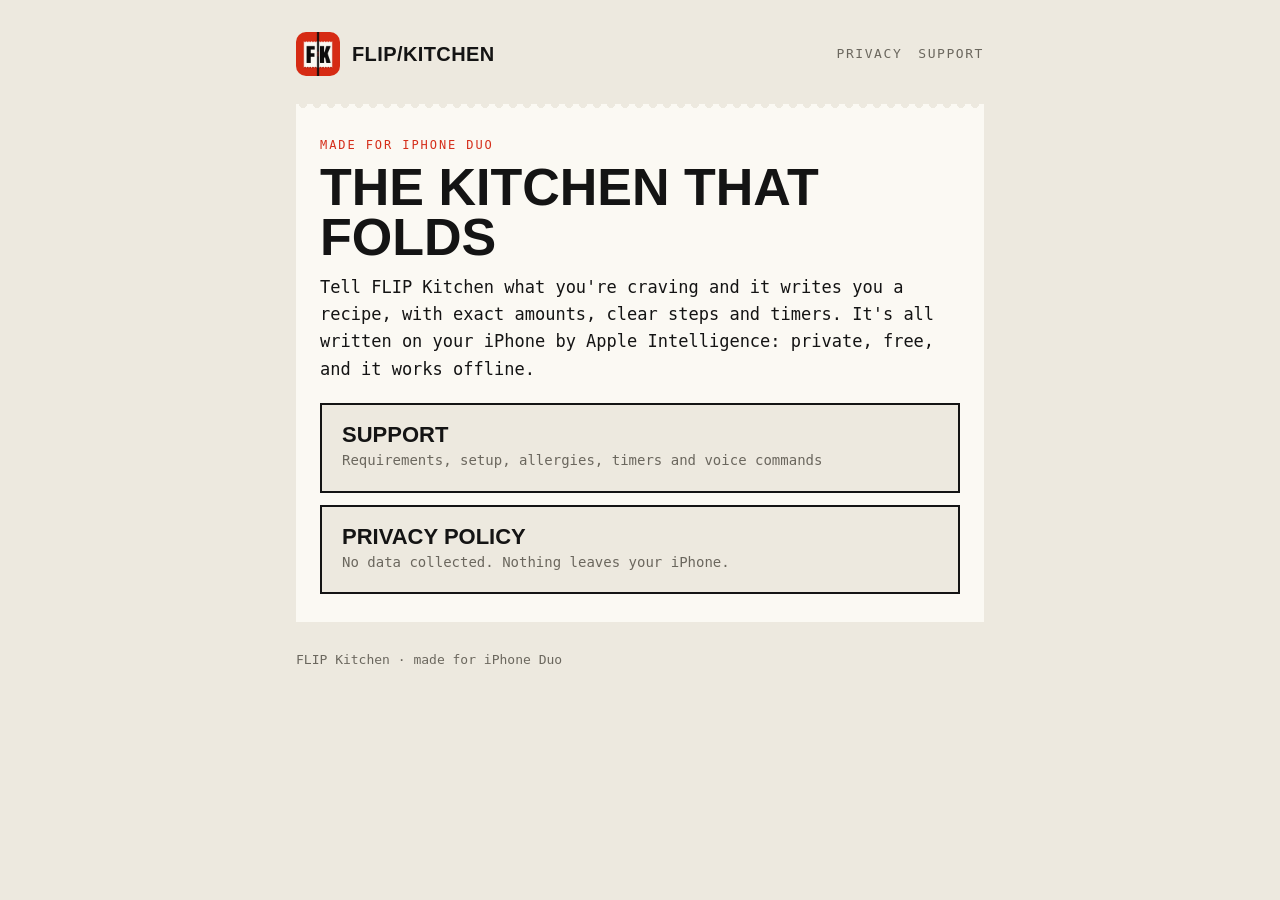
<file: index.html>
<!doctype html>
<html lang="en">
<head>
<meta charset="utf-8">
<meta name="viewport" content="width=device-width, initial-scale=1">
<title>FLIP Kitchen</title>
<meta name="description" content="Private AI recipes, written on your iPhone. Made for iPhone Duo.">
<link rel="icon" href="icon.png">
<link rel="stylesheet" href="style.css">
</head>
<body>
<div class="wrap">
  <header>
    <img src="icon.png" alt="">
    <a class="wordmark" href="./">FLIP/KITCHEN</a>
    <nav><a href="privacy/">Privacy</a><a href="support/">Support</a></nav>
  </header>

  <main class="ticket">
    <p class="kicker">Made for iPhone Duo</p>
    <h1>The kitchen that folds</h1>
    <p class="lede">Tell FLIP Kitchen what you're craving and it writes you a recipe, with exact amounts, clear steps and timers. It's all written on your iPhone by Apple Intelligence: private, free, and it works offline.</p>
    <div class="cards">
      <a class="card" href="support/"><strong>Support</strong><span>Requirements, setup, allergies, timers and voice commands</span></a>
      <a class="card" href="privacy/"><strong>Privacy policy</strong><span>No data collected. Nothing leaves your iPhone.</span></a>
    </div>
  </main>

  <footer>FLIP Kitchen · made for iPhone Duo</footer>
</div>
</body>
</html>
</file>
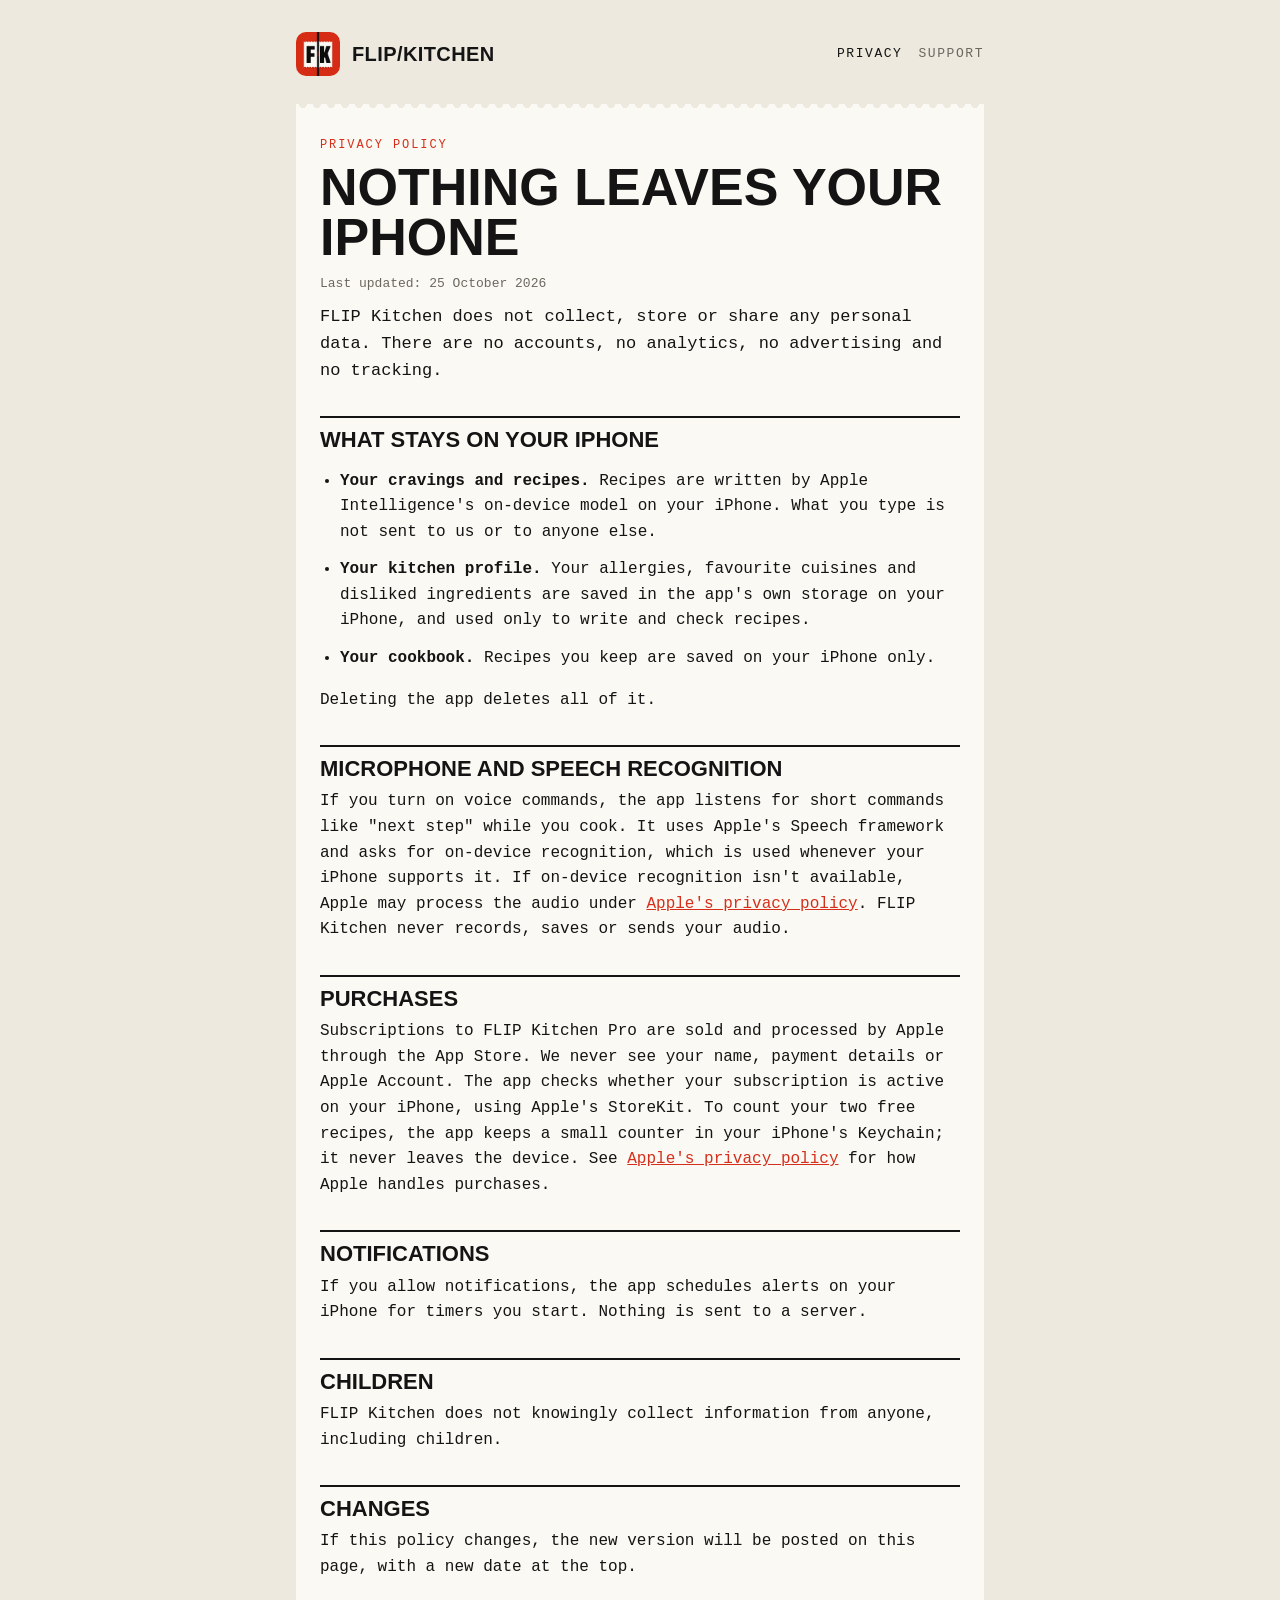
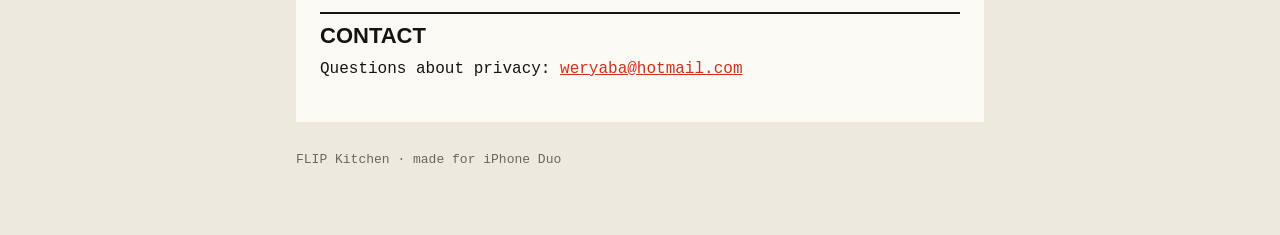
<file: privacy/index.html>
<!doctype html>
<html lang="en">
<head>
<meta charset="utf-8">
<meta name="viewport" content="width=device-width, initial-scale=1">
<title>Privacy Policy · FLIP Kitchen</title>
<meta name="description" content="FLIP Kitchen collects no personal data. Recipes are written on your iPhone.">
<link rel="icon" href="../icon.png">
<link rel="stylesheet" href="../style.css">
</head>
<body>
<div class="wrap">
  <header>
    <img src="../icon.png" alt="">
    <a class="wordmark" href="../">FLIP/KITCHEN</a>
    <nav><a href="../privacy/" aria-current="page">Privacy</a><a href="../support/">Support</a></nav>
  </header>

  <main class="ticket">
    <p class="kicker">Privacy policy</p>
    <h1>Nothing leaves your iPhone</h1>
    <p class="updated">Last updated: 25 October 2026</p>
    <p class="lede">FLIP Kitchen does not collect, store or share any personal data. There are no accounts, no analytics, no advertising and no tracking.</p>

    <h2>What stays on your iPhone</h2>
    <ul>
      <li><strong>Your cravings and recipes.</strong> Recipes are written by Apple Intelligence's on-device model on your iPhone. What you type is not sent to us or to anyone else.</li>
      <li><strong>Your kitchen profile.</strong> Your allergies, favourite cuisines and disliked ingredients are saved in the app's own storage on your iPhone, and used only to write and check recipes.</li>
      <li><strong>Your cookbook.</strong> Recipes you keep are saved on your iPhone only.</li>
    </ul>
    <p>Deleting the app deletes all of it.</p>

    <h2>Microphone and speech recognition</h2>
    <p>If you turn on voice commands, the app listens for short commands like "next step" while you cook. It uses Apple's Speech framework and asks for on-device recognition, which is used whenever your iPhone supports it. If on-device recognition isn't available, Apple may process the audio under <a href="https://www.apple.com/legal/privacy/">Apple's privacy policy</a>. FLIP Kitchen never records, saves or sends your audio.</p>

    <h2>Purchases</h2>
    <p>Subscriptions to FLIP Kitchen Pro are sold and processed by Apple through the App Store. We never see your name, payment details or Apple Account. The app checks whether your subscription is active on your iPhone, using Apple's StoreKit. To count your two free recipes, the app keeps a small counter in your iPhone's Keychain; it never leaves the device. See <a href="https://www.apple.com/legal/privacy/">Apple's privacy policy</a> for how Apple handles purchases.</p>

    <h2>Notifications</h2>
    <p>If you allow notifications, the app schedules alerts on your iPhone for timers you start. Nothing is sent to a server.</p>

    <h2>Children</h2>
    <p>FLIP Kitchen does not knowingly collect information from anyone, including children.</p>

    <h2>Changes</h2>
    <p>If this policy changes, the new version will be posted on this page, with a new date at the top.</p>

    <h2>Contact</h2>
    <p>Questions about privacy: <a href="mailto:weryaba@hotmail.com">weryaba@hotmail.com</a></p>
  </main>

  <footer>FLIP Kitchen · made for iPhone Duo</footer>
</div>
</body>
</html>
</file>
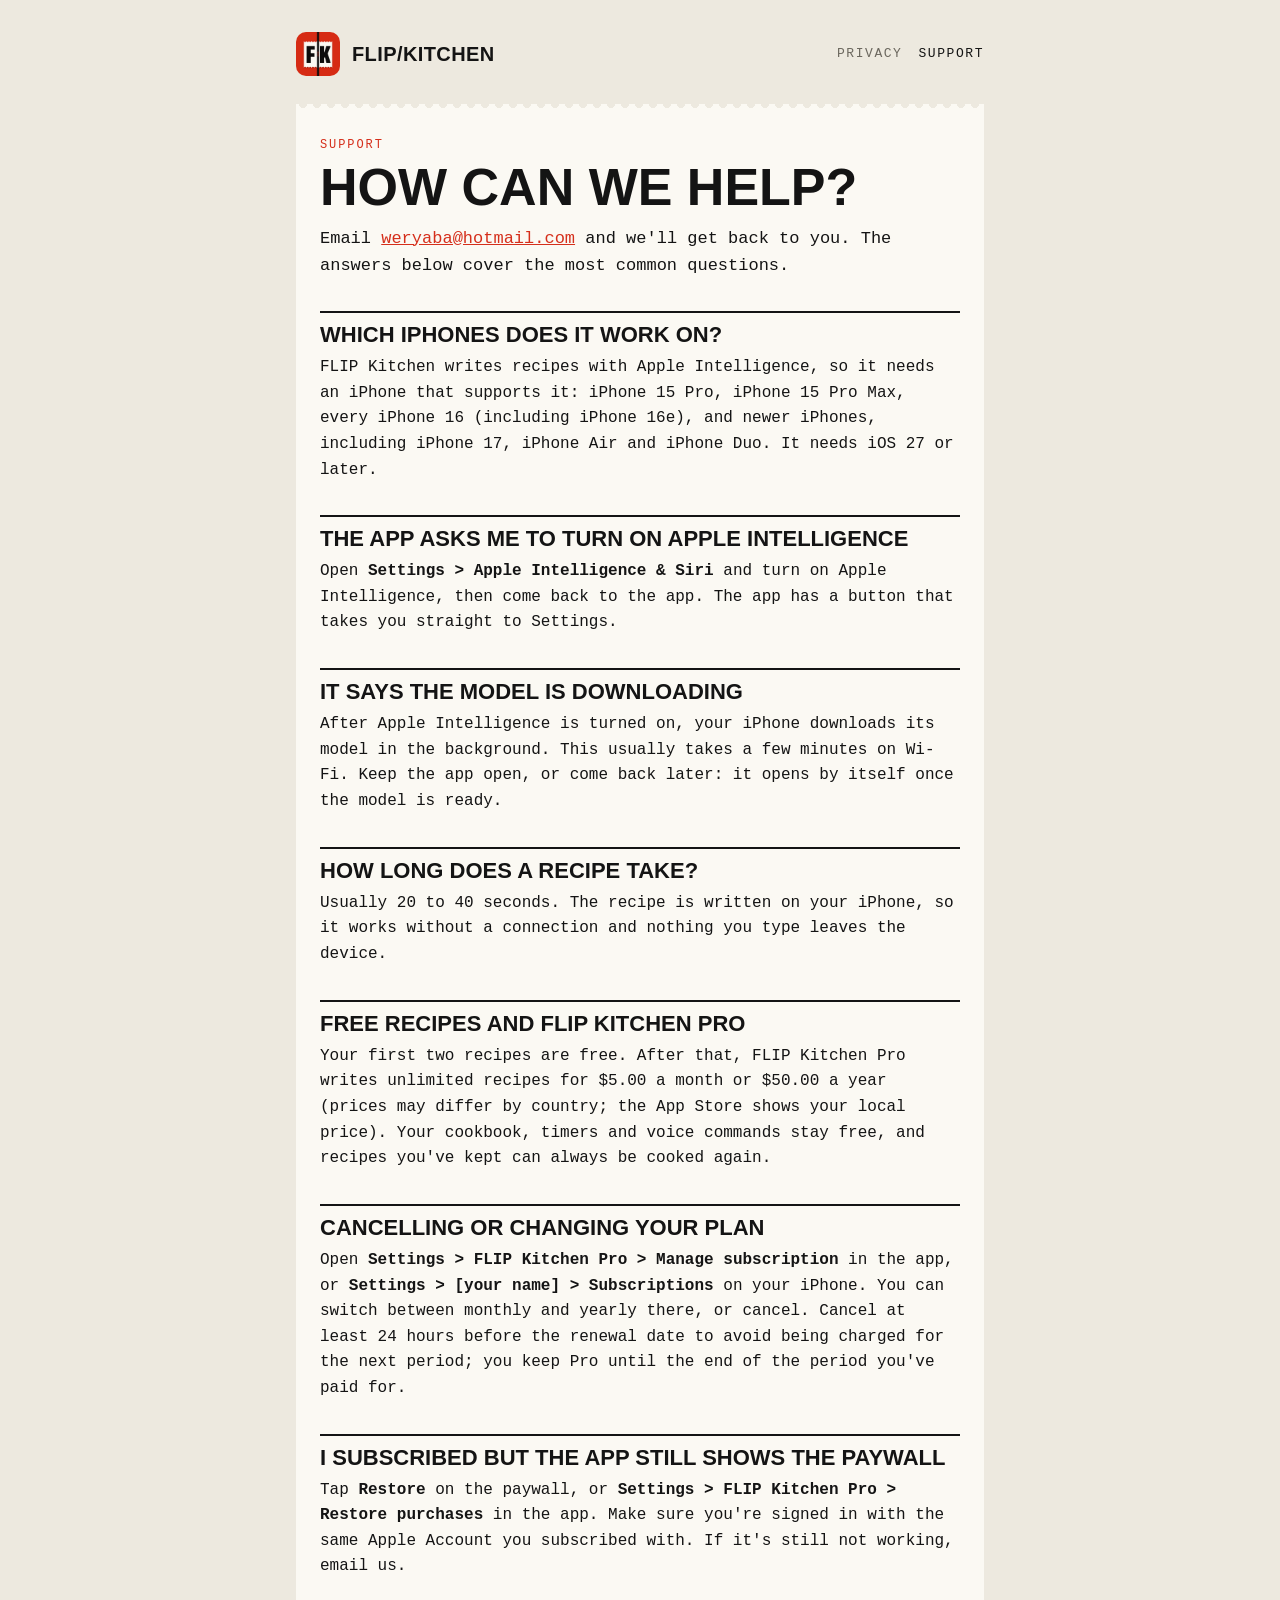
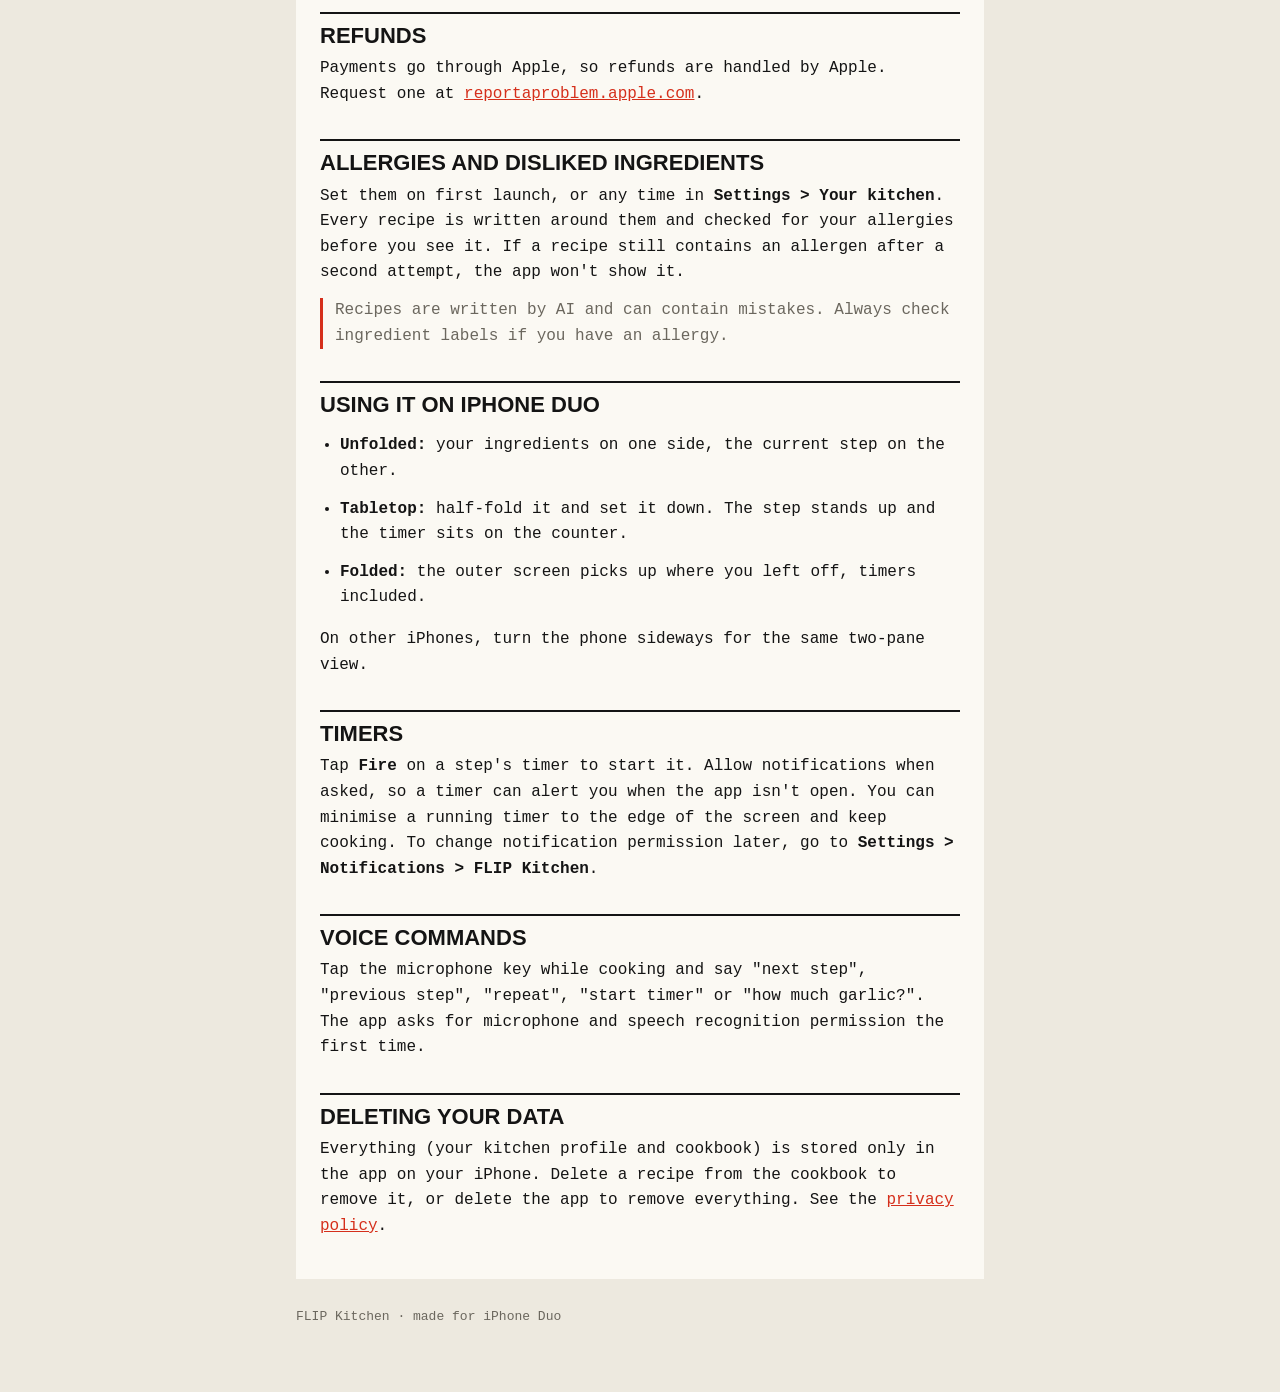
<file: support/index.html>
<!doctype html>
<html lang="en">
<head>
<meta charset="utf-8">
<meta name="viewport" content="width=device-width, initial-scale=1">
<title>Support · FLIP Kitchen</title>
<meta name="description" content="Help with FLIP Kitchen: requirements, Apple Intelligence, allergies, timers and voice commands.">
<link rel="icon" href="../icon.png">
<link rel="stylesheet" href="../style.css">
</head>
<body>
<div class="wrap">
  <header>
    <img src="../icon.png" alt="">
    <a class="wordmark" href="../">FLIP/KITCHEN</a>
    <nav><a href="../privacy/">Privacy</a><a href="../support/" aria-current="page">Support</a></nav>
  </header>

  <main class="ticket">
    <p class="kicker">Support</p>
    <h1>How can we help?</h1>
    <p class="lede">Email <a href="mailto:weryaba@hotmail.com">weryaba@hotmail.com</a> and we'll get back to you. The answers below cover the most common questions.</p>

    <h2>Which iPhones does it work on?</h2>
    <p>FLIP Kitchen writes recipes with Apple Intelligence, so it needs an iPhone that supports it: iPhone 15 Pro, iPhone 15 Pro Max, every iPhone 16 (including iPhone 16e), and newer iPhones, including iPhone 17, iPhone Air and iPhone Duo. It needs iOS 27 or later.</p>

    <h2>The app asks me to turn on Apple Intelligence</h2>
    <p>Open <strong>Settings &gt; Apple Intelligence &amp; Siri</strong> and turn on Apple Intelligence, then come back to the app. The app has a button that takes you straight to Settings.</p>

    <h2>It says the model is downloading</h2>
    <p>After Apple Intelligence is turned on, your iPhone downloads its model in the background. This usually takes a few minutes on Wi-Fi. Keep the app open, or come back later: it opens by itself once the model is ready.</p>

    <h2>How long does a recipe take?</h2>
    <p>Usually 20 to 40 seconds. The recipe is written on your iPhone, so it works without a connection and nothing you type leaves the device.</p>

    <h2>Free recipes and FLIP Kitchen Pro</h2>
    <p>Your first two recipes are free. After that, FLIP Kitchen Pro writes unlimited recipes for $5.00 a month or $50.00 a year (prices may differ by country; the App Store shows your local price). Your cookbook, timers and voice commands stay free, and recipes you've kept can always be cooked again.</p>

    <h2>Cancelling or changing your plan</h2>
    <p>Open <strong>Settings &gt; FLIP Kitchen Pro &gt; Manage subscription</strong> in the app, or <strong>Settings &gt; [your name] &gt; Subscriptions</strong> on your iPhone. You can switch between monthly and yearly there, or cancel. Cancel at least 24 hours before the renewal date to avoid being charged for the next period; you keep Pro until the end of the period you've paid for.</p>

    <h2>I subscribed but the app still shows the paywall</h2>
    <p>Tap <strong>Restore</strong> on the paywall, or <strong>Settings &gt; FLIP Kitchen Pro &gt; Restore purchases</strong> in the app. Make sure you're signed in with the same Apple Account you subscribed with. If it's still not working, email us.</p>

    <h2>Refunds</h2>
    <p>Payments go through Apple, so refunds are handled by Apple. Request one at <a href="https://reportaproblem.apple.com">reportaproblem.apple.com</a>.</p>

    <h2>Allergies and disliked ingredients</h2>
    <p>Set them on first launch, or any time in <strong>Settings &gt; Your kitchen</strong>. Every recipe is written around them and checked for your allergies before you see it. If a recipe still contains an allergen after a second attempt, the app won't show it.</p>
    <p class="note">Recipes are written by AI and can contain mistakes. Always check ingredient labels if you have an allergy.</p>

    <h2>Using it on iPhone Duo</h2>
    <ul>
      <li><strong>Unfolded:</strong> your ingredients on one side, the current step on the other.</li>
      <li><strong>Tabletop:</strong> half-fold it and set it down. The step stands up and the timer sits on the counter.</li>
      <li><strong>Folded:</strong> the outer screen picks up where you left off, timers included.</li>
    </ul>
    <p>On other iPhones, turn the phone sideways for the same two-pane view.</p>

    <h2>Timers</h2>
    <p>Tap <strong>Fire</strong> on a step's timer to start it. Allow notifications when asked, so a timer can alert you when the app isn't open. You can minimise a running timer to the edge of the screen and keep cooking. To change notification permission later, go to <strong>Settings &gt; Notifications &gt; FLIP Kitchen</strong>.</p>

    <h2>Voice commands</h2>
    <p>Tap the microphone key while cooking and say "next step", "previous step", "repeat", "start timer" or "how much garlic?". The app asks for microphone and speech recognition permission the first time.</p>

    <h2>Deleting your data</h2>
    <p>Everything (your kitchen profile and cookbook) is stored only in the app on your iPhone. Delete a recipe from the cookbook to remove it, or delete the app to remove everything. See the <a href="../privacy/">privacy policy</a>.</p>
  </main>

  <footer>FLIP Kitchen · made for iPhone Duo</footer>
</div>
</body>
</html>
</file>
<file: style.css>
/* FLIP Kitchen pages: "the pass" palette, ticket paper on a counter. */
:root {
  --counter: #EDE9DF;
  --paper: #FBF9F3;
  --ink: #141414;
  --fade: #6B675E;
  --rule: #C9C3B5;
  --signal: #D52F1B;
  --face: "SF Pro Display", -apple-system, BlinkMacSystemFont, "Helvetica Neue", Arial, sans-serif;
  --print: ui-monospace, "SF Mono", Menlo, Consolas, monospace;
}
@media (prefers-color-scheme: dark) {
  :root {
    --counter: #121211;
    --paper: #22211E;
    --ink: #F1EDE2;
    --fade: #A29D90;
    --rule: #45423B;
    --signal: #F0533F;
  }
}
* { box-sizing: border-box; }
html { -webkit-text-size-adjust: 100%; }
body {
  margin: 0;
  background: var(--counter);
  color: var(--ink);
  font: 16px/1.6 var(--print);
}
.wrap { max-width: 720px; margin: 0 auto; padding: 32px 16px 64px; }
header { display: flex; align-items: center; gap: 12px; margin-bottom: 28px; }
header img { width: 44px; height: 44px; border-radius: 10px; }
.wordmark {
  font: 900 20px/1 var(--face);
  font-stretch: condensed;
  letter-spacing: 0.02em;
  color: var(--ink);
  text-decoration: none;
}
nav { margin-left: auto; display: flex; gap: 16px; font-size: 13px; text-transform: uppercase; letter-spacing: 0.12em; }
nav a { color: var(--fade); text-decoration: none; }
nav a[aria-current="page"], nav a:hover { color: var(--ink); }

.ticket {
  background: var(--paper);
  padding: 32px 24px 28px;
  /* Perforated top edge, like a ticket torn off a roll. */
  -webkit-mask: radial-gradient(circle 4px at 7px 0, transparent 98%, #000) 0 0 / 14px 100% repeat-x;
          mask: radial-gradient(circle 4px at 7px 0, transparent 98%, #000) 0 0 / 14px 100% repeat-x;
}
.kicker { font-size: 12px; letter-spacing: 0.16em; text-transform: uppercase; color: var(--signal); margin: 0 0 8px; }
h1 {
  font: 900 clamp(34px, 8vw, 52px)/0.95 var(--face);
  font-stretch: condensed;
  text-transform: uppercase;
  margin: 0 0 12px;
}
h2 {
  font: 900 22px/1.1 var(--face);
  font-stretch: condensed;
  text-transform: uppercase;
  margin: 32px 0 8px;
  padding-top: 10px;
  border-top: 2px solid var(--ink);
}
.updated { color: var(--fade); font-size: 13px; margin: 0 0 8px; }
p, li { margin: 0 0 12px; }
ul { padding-left: 20px; }
a { color: var(--signal); }
.lede { font-size: 17px; }
.note { border-left: 3px solid var(--signal); padding-left: 12px; color: var(--fade); }
footer { margin-top: 28px; font-size: 13px; color: var(--fade); }
.cards { display: grid; gap: 12px; margin-top: 20px; }
.card {
  display: block; padding: 18px 20px; background: var(--counter);
  border: 2px solid var(--ink); color: var(--ink); text-decoration: none;
}
.card strong { font: 900 22px/1.1 var(--face); font-stretch: condensed; text-transform: uppercase; display: block; }
.card span { color: var(--fade); font-size: 14px; }
.card:hover { background: var(--ink); color: var(--paper); }
.card:hover span { color: var(--rule); }
</file>
